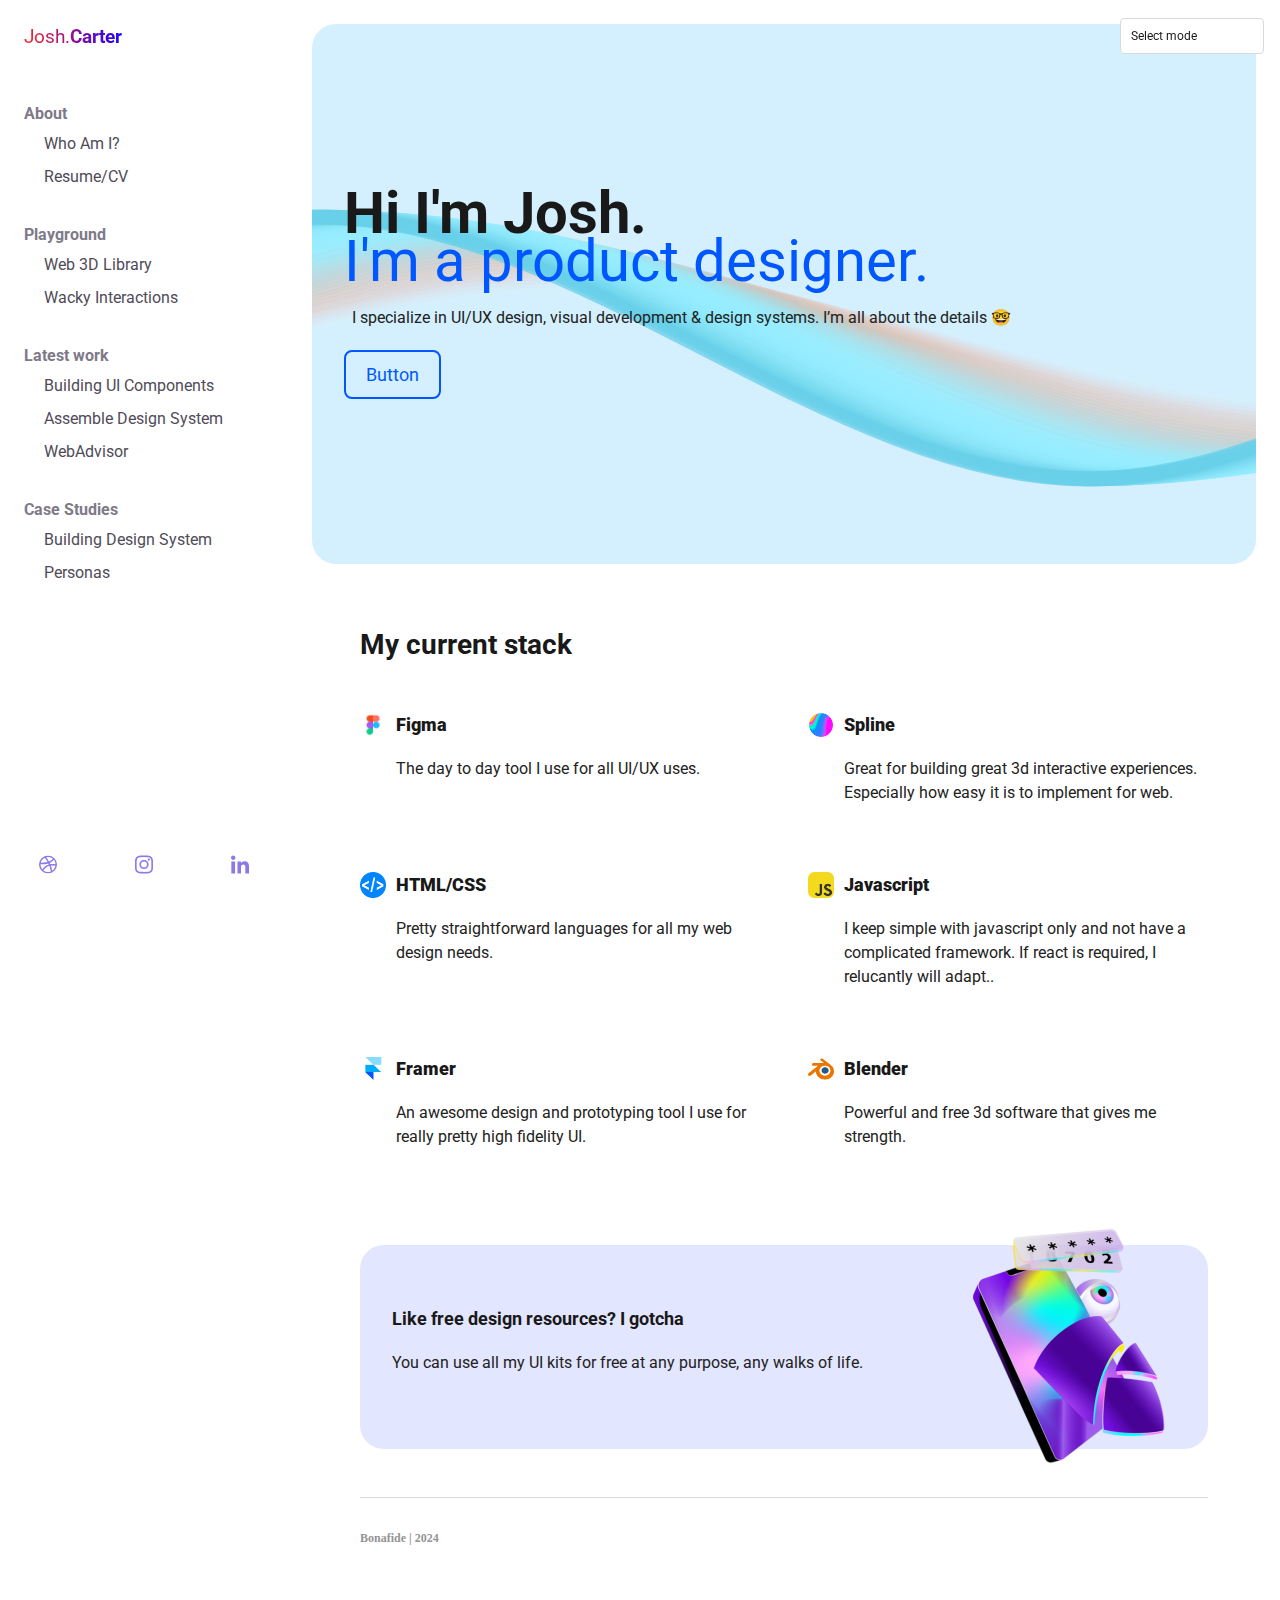
<file: index.html>
<!DOCTYPE html>
<html lang="en">

<head>
    <meta charset="UTF-8">
    <meta name="viewport" content="width=device-width, initial-scale=1.0">
    <meta name="description" content="Product design portfolio space full of UI wonders and a usability haven.">

    <link rel="stylesheet" href="styles/themes/Default-theme.css" id="theme-stylesheet">
    <link rel="stylesheet" href="styles/main.css">
    <link rel="stylesheet" href="styles/sidebar.css">
    <link rel="stylesheet" href="styles/intro.css">
    <link rel="stylesheet" href="styles/buttons.css">
    <link rel="preconnect" href="https://fonts.googleapis.com">
    <link rel="preconnect" href="https://fonts.gstatic.com" crossorigin>

    <title>JC - Greatest themeable site you have ever seen</title>

    <link rel="apple-touch-icon" sizes="180x180" href="assets/favicon/apple-touch-icon.png">
    <link rel="icon" type="image/png" sizes="32x32" href="assets/favicon/favicon-32x32.png">
    <link rel="icon" type="image/png" sizes="16x16" href="assets/favicon/favicon-16x16.png">
    <link rel="manifest" href="assets/favicon/site.webmanifest">
</head>

<body>


    <header-nav></header-nav>


    <div class="wrapper">
        <!-- Sidebar -->
        <div class="sidebar" id="sidebar">
            <sidebar-nav></sidebar-nav>
        </div>

        <div class="contentContainer" id="fade-in">
            <div class="heroSection">

                <div class="heroContainer">
                    <div class="heroContents">
                        <div class="heroDisplaytext"><strong style="color:var(--text-color)">Hi I'm Josh.</strong>
                            <br>I'm a
                            product
                            designer.
                        </div>

                        <p>I specialize in UI/UX design, visual development & design systems. I’m all about the details
                            🤓</p>
                        <a href="#" class="btn">Button</a>
                    </div>
                </div>
            </div>


            <div class="content">
                <div class="stackcontainer">
                    <h2><strong>My current stack</strong></h2>
                    <ul>
                        <li>
                            <div class="stackicon"><img src="assets/figma.png" alt="figma"></div>
                            <div class="stackitem">
                                <h3><strong>Figma</strong></h3>
                                <p>The day to day tool I use for all UI/UX uses.</p>
                            </div>
                        </li>

                        <li>
                            <div class="stackicon"><img src="assets/spline.png" alt="figma"></div>
                            <div class="stackitem">
                                <h3><strong>Spline</strong></h3>
                                <p>Great for building great 3d interactive experiences. Especially how easy it is to
                                    implement for web.</p>
                            </div>
                        </li>

                        <li>
                            <div class="stackicon"><img src="assets/htmlcsslogo.png" alt="figma"></div>
                            <div class="stackitem">
                                <h3><strong>HTML/CSS</strong></h3>
                                <p>Pretty straightforward languages for all my web design needs.</p>
                            </div>
                        </li>

                        <li>
                            <div class="stackicon"><img src="assets/jslogo.png" alt="figma">
                            </div>
                            <div class="stackitem">
                                <h3><strong>Javascript</strong></h3>
                                <p>I keep simple with javascript only and not have a complicated framework. If
                                    react is
                                    required, I relucantly will adapt..</p>
                            </div>
                        </li>

                        <li>
                            <div class="stackicon"><img src="assets/framer.png" alt="figma"></div>
                            <div class="stackitem">
                                <h3><strong>Framer</strong></h3>
                                <p> An awesome design and prototyping tool I use for really pretty high fidelity UI.</p>
                            </div>
                        </li>

                        <li>
                            <div class="stackicon"><img src="assets/blender.png" alt="figma"></div>
                            <div class="stackitem">
                                <h3><strong>Blender</strong></h3>
                                <p>Powerful and free 3d software that gives me strength.</p>
                            </div>
                        </li>
                    </ul>

                </div>
                <div class="promobanner">
                    <div class="promotext">
                        <h3>Like free design resources? I gotcha</h3>

                        <p>You can use all my UI kits for free at any purpose, any walks of life.</p>
                    </div>
                    <div class="promoimage"></div>
                </div>
                <div class="footer">Bonafide | 2024</div>
            </div>

        </div>
    </div>
    </div>
    <script src="scripts/dropdown.js"></script>
    <script src="Components/header.js"></script>
    <script src="Components/sidebar.js"></script>
    <script src="scripts/loading.js"></script>
    <script src="scripts/anime.min.js"></script>



</body>

</html>
</file>
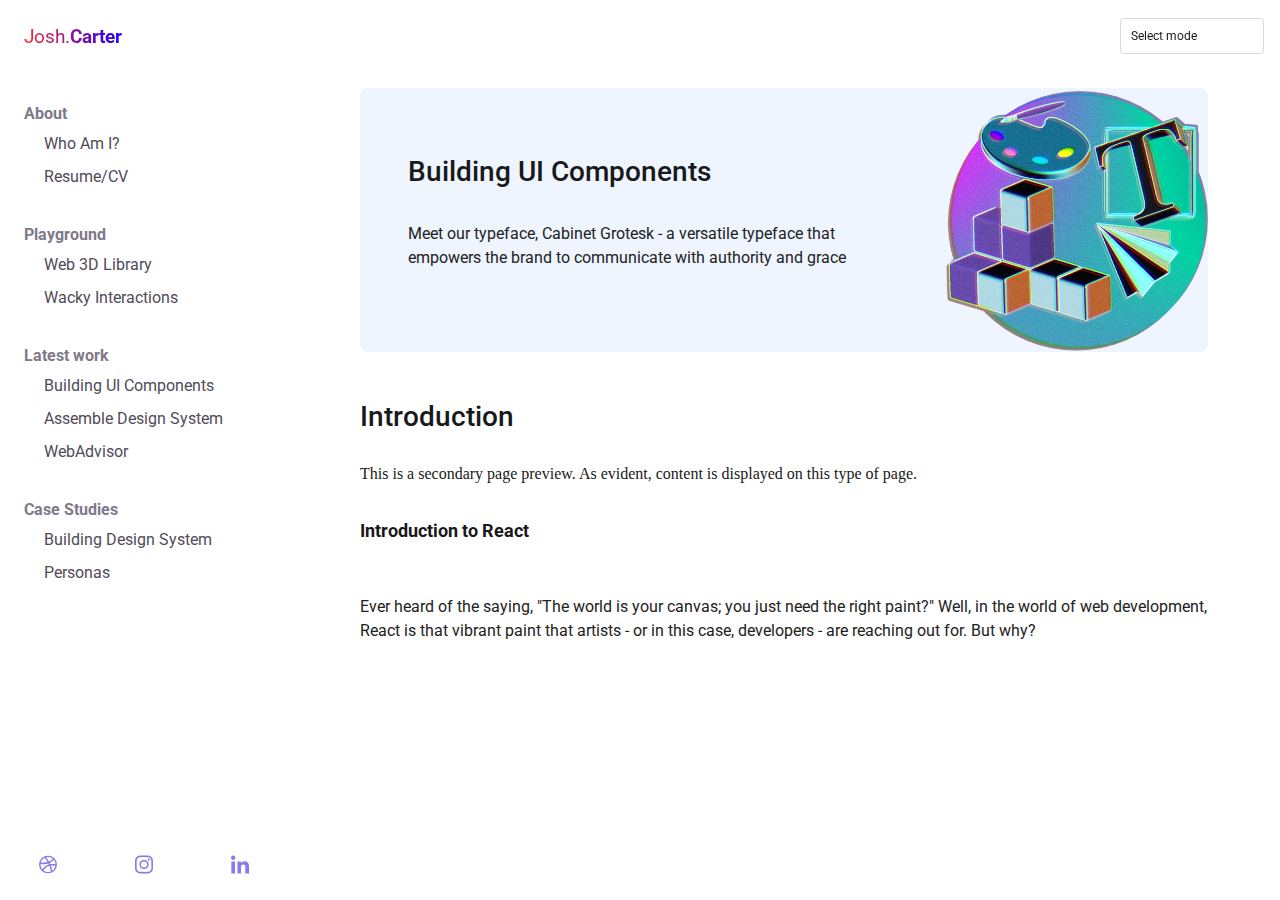
<file: about.html>
<!DOCTYPE html>
<html lang="en">

<head>
    <meta charset="UTF-8">
    <meta name="viewport" content="width=device-width, initial-scale=1.0">
    <link rel="stylesheet" href="styles/themes/Default-theme.css" id="theme-stylesheet">
    <link rel="stylesheet" href="styles/main.css">
    <link rel="stylesheet" href="styles/sidebar.css">
    <link rel="stylesheet" href="styles/intro.css">
    <link rel="preconnect" href="https://fonts.googleapis.com">
    <link rel="preconnect" href="https://fonts.gstatic.com" crossorigin>
    <link
        href="https://fonts.googleapis.com/css2?family=Libre+Franklin:ital,wght@0,200;0,400;0,500;0,600;1,400;1,500;1,600&display=swap"
        rel="stylesheet">

    <title>Bonafide UI - Your friendly UI Resources</title>

    <link rel="apple-touch-icon" sizes="180x180" href="assets/favicon/apple-touch-icon.png">
    <link rel="icon" type="image/png" sizes="32x32" href="assets/favicon/favicon-32x32.png">
    <link rel="icon" type="image/png" sizes="16x16" href="assets/favicon/favicon-16x16.png">
    <link rel="manifest" href="assets/favicon/site.webmanifest">
</head>

<body>

    <header-nav></header-nav>

    <div class="wrapper">
        <!-- Sidebar -->
        <div class="sidebar" id="sidebar">
            <sidebar-nav></sidebar-nav>
        </div>
        <div class="contentContainer">
            <div class="content">
                <div class="workbanner">
                    <div class="bannerText">
                        <h2>Building UI Components</h2><br>
                        <p>Meet our typeface, Cabinet Grotesk - a versatile typeface that empowers the brand to
                            communicate with authority and grace</p>
                    </div>
                    <img src="assets/banner-about.png" alt="banner" width="264px" height="264px">
                </div>
                <div class="blogcontainer">

                    <h2>Introduction</h2>
                    This is a secondary page preview. As evident, content is displayed on this type of page.

                    <h3>Introduction to React</h3>
                    <p>Ever heard of the saying, "The world is your canvas; you just need the right paint?" Well, in the
                        world of web development, React is that vibrant paint that artists - or in this case, developers
                        -
                        are reaching out for. But why?</p>
                </div>
            </div>
        </div>
    </div>
    </div>
    <script src="scripts/dropdown.js"></script>
    <script src="Components/header.js"></script>
    <script src="Components/sidebar.js"></script>
    <script src="scripts/loading.js"></script>
    <script src="scripts/anime.min.js"></script>

</html>
</file>
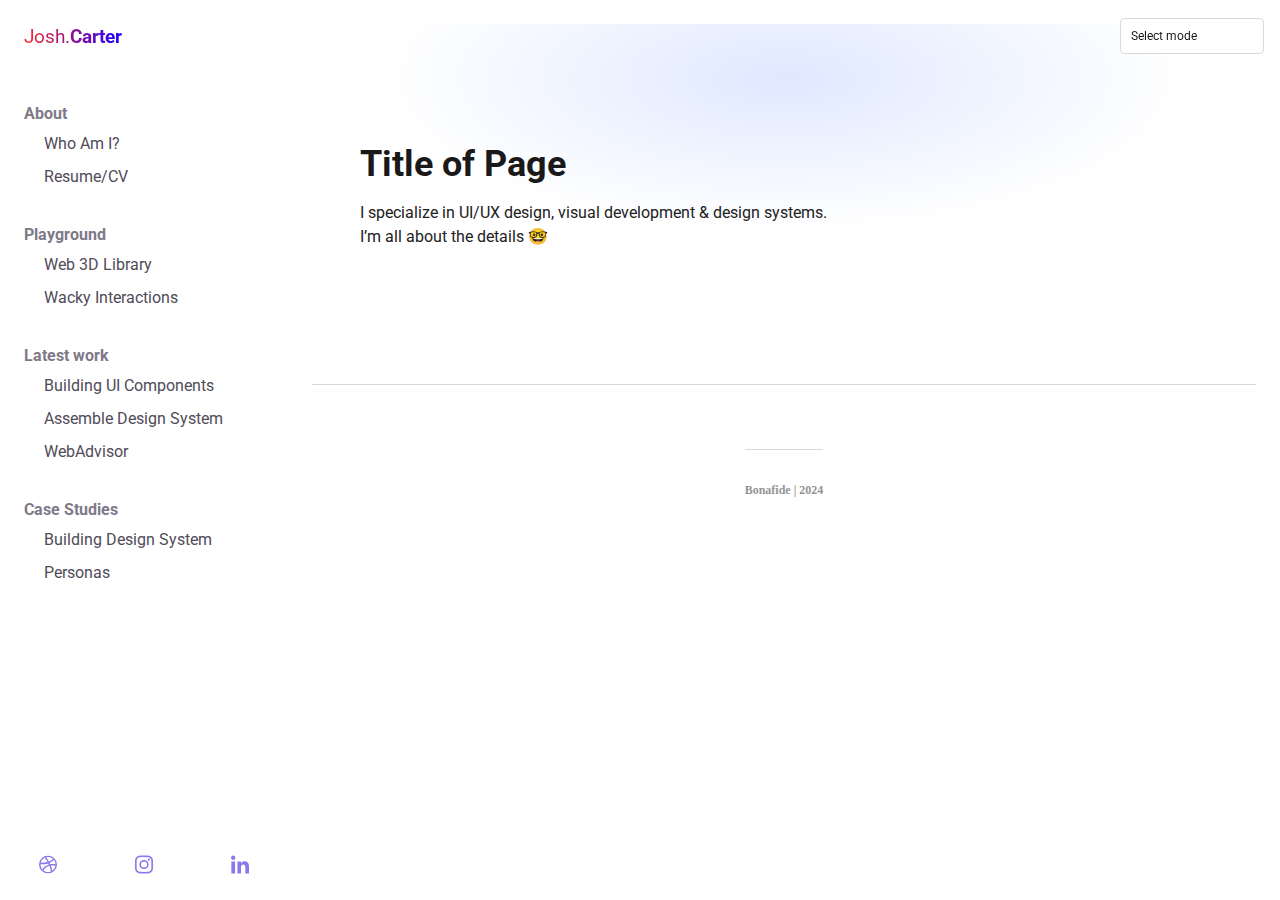
<file: template.html>
<!DOCTYPE html>
<html lang="en">

<head>
    <meta charset="UTF-8">
    <meta name="viewport" content="width=device-width, initial-scale=1.0">

    <link rel="stylesheet" href="styles/themes/Default-theme.css" id="theme-stylesheet">
    <link rel="stylesheet" href="styles/main.css">
    <link rel="stylesheet" href="styles/sidebar.css">
    <link rel="stylesheet" href="styles/intro.css">
    <link rel="stylesheet" href="styles/buttons.css">
    <link rel="preconnect" href="https://fonts.googleapis.com">
    <link rel="preconnect" href="https://fonts.gstatic.com" crossorigin>

    <title>Bonafide UI - Your friendly UI Resources</title>

    <link rel="apple-touch-icon" sizes="180x180" href="assets/favicon/apple-touch-icon.png">
    <link rel="icon" type="image/png" sizes="32x32" href="assets/favicon/favicon-32x32.png">
    <link rel="icon" type="image/png" sizes="16x16" href="assets/favicon/favicon-16x16.png">
    <link rel="manifest" href="assets/favicon/site.webmanifest">
</head>

<body>


    <header-nav></header-nav>


    <div class="wrapper">
        <!-- Sidebar -->
        <div class="sidebar" id="sidebar">
            <sidebar-nav></sidebar-nav>
        </div>

        <div class="contentContainer">
            <div class="topSection">
                <div class="topContainer">
                    <div class="topContents">
                        <h1>Title of Page</h1>
                        <p>I specialize in UI/UX design, visual development & design systems. I’m all about the details
                            🤓</p>

                    </div>
                    <div class="snazzybox">

                    </div>
                </div>
            </div>


            <div class="content">

                <div class="footer">Bonafide | 2024</div>
            </div>

        </div>
    </div>
    </div>

    <script src="scripts/dropdown.js"></script>
    <script src="Components/header.js"></script>
    <script src="Components/sidebar.js"></script>
    <script src="scripts/loading.js"></script>
    <script src="scripts/anime.min.js"></script>

</body>

</html>
</file>
<file: styles/themes/Default-theme.css>
@import url('https://fonts.googleapis.com/css2?family=Amatic+SC:wght@400;700&family=Bayon&family=Bebas+Neue&family=Pixelify+Sans:wght@400..700&family=Press+Start+2P&family=Roboto+Mono:ital,wght@0,100..700;1,100..700&family=Roboto+Serif:ital,opsz,wght@0,8..144,100..900;1,8..144,100..900&family=Roboto:ital,wght@0,100;0,300;0,400;0,500;0,700;0,900;1,100;1,300;1,400;1,500;1,700;1,900&family=Shantell+Sans:ital,wght@0,300..800;1,300..800&family=Silkscreen:wght@400;700&display=swap');

/* Bayon */
/* Bebas Neue */
/* Roboto */
/* Robot Mono */
/* Roboto Serif*/
/* Pixelify Sans */
/* Shantell Sans */
/* Playfair Display */
/* Amatic SC */
/* Press Start 2P */
/* Silkscreen */


:root {
    /* Basic color scheme */
    --bgprimary-color: #fff;
    --bgheader: #ffffffd7;
    --bgsecondary-color: #f7f8ff;
    --bgbanner-color: #EEF5FF;
    --bgradientradial: #DFE8FF;
    --text-color: #19191a;
    --text-color2: #222;
    --border-color: #D9D9D9;
    --NavCategory: #7e7988;
    --NavItem: #504b59;
    --NavHover: #efecff;
    --NavActive: #212a58;
    --Disabled: #949494;
    --PrimaryColor: #0057FF;
    --ActiveColor: #212a58;
    --SocialFooterBg: #e3e6ff;
    --SocialFooterBorder: #000;
    --SocialFooterBorderSize: 0px;
    --SocialIcon: #8d78ea;
    --SocialHoverIcon: #ddd7f7;
    --SecondaryActiveColor: #ded6f4;
    --DisabledSecondary: #D9D9D9;
    --logoPrimaryColor: #ff2424;
    --logoSecondaryColor: #1e00ff;
    --ScrollThumb: #cbcbcb;
    /* Basic color scheme */


    /* Font styling*/
    --IntroTexHighlight: #ffffff90;
    --header-display: "Roboto", sans-serif;
    --header-displaysize: 4.5vw;
    --header-lineheight: 3.75vw;

    --main-font: "Roboto", sans-serif;

    --p-font: "Roboto", sans-serif;
    --p-size: 1rem;

    --navitem-weight: normal;
    --nav-font: "Roboto", sans-serif;
    --navitem-textsize: 16px;

    --navcategorytext: "Roboto", sans-serif;
    --navcategorytextsize: 16px;


    /* Font styling*/

    /* Images and visuals*/
    --hero-backgroundcolor: #d4f0ff;
    --hero-bordercolor: #000;
    --herobordersize: 0px;
    --herocornerradius: 24px;
    --hero-homebanner: url('../assets/ripple-animate.svg');
    --promo-image-intro: url('../assets/default-promo.png');
    --videohero: url('src="assets/boat.mp4"');

    /* Images and visuals*/

    /* Button sizing*/
    --buttonpadding: 12px 20px;
    --buttonborder-radius: 8px;
    --buttonfont-size: 18px;
    --button-border-size: 2px;
    --button-border-color: #0057Ff;


}
</file>
<file: styles/main.css>
html {

    scroll-behavior: smooth;

}

body {
    margin: 0;

    letter-spacing: 0%;
    background-color: var(--bgprimary-color);
    color: var(--text-color);
    scrollbar-width: thin;
    /* "auto" or "thin" */
    scrollbar-color: var(--ScrollThumb);
    /* scroll thumb and track */


}

video {
    width: 100%;
    /* Adjust width as needed */
    height: auto;
    /* Adjust height as needed */
}


#fade-in {
    opacity: 0;
    transition: opacity .5s ease-in-out;
}

#fade-in.loaded {
    opacity: 1;
}


/* Text Styles */
h1 {
    font-size: 2.25rem;
    font-style: normal;
    font-weight: 700;
    font-family: var(--header-display);
    line-height: normal;
    margin: 0;
}

h2 {
    font-size: 1.75rem;
    font-style: normal;
    font-weight: 500;
    font-family: var(--header-display);
    line-height: normal;
    margin: 0;
}

h3 {
    font-size: 1.125rem;
    font-style: normal;
    line-height: 2rem;
    font-family: var(--main-font);
    margin: 0;

}

p {
    color: var(--text-color2);
    line-height: 1.5;
    font-family: var(--p-font);
    font-size: var(--p-size);
}

/* End of Text Styles */


/* Scrollbar */
::-webkit-scrollbar {
    width: 6px;
}

/* Track */
::-webkit-scrollbar-track {
    box-shadow: inset 0 0 0px var(--bgprimary-color);
    background: var(--bgprimary-color);
}

/* Handle */
::-webkit-scrollbar-thumb {
    background: var(--ScrollThumb);
    border-radius: 6px;

}

/* End of Scrollbar */




/* Header */
header {
    color: var(--text-color);
    text-align: center;
    position: fixed;
    width: 100%;
    border-right: 3px solid var(--border-color);
    top: 0;
    padding-right: 4px;
    z-index: 1000;
    display: flex;
    flex-direction: row;
    gap: 4px;
    align-items: center;
    flex-wrap: nowrap;
    justify-content: space-between;
}

.LogoContainer {
    flex-direction: row;
    gap: 16px;
    align-items: center;
    flex-wrap: nowrap;
    display: flex;
    padding: 16px 4px 16px 24px;
}

.LogoContainer a {
    text-decoration: none;
}

.LogoContainer a:hover {
    animation: logo 1s linear 0ms 999 reverse none;
}

@keyframes logo {

    0%,
    100% {
        transform: rotate(0deg);
        transform-origin: 50% 50%;
    }

    10% {
        transform: rotate(8deg);
    }

    20%,
    40%,
    60% {
        transform: rotate(-10deg);
    }

    30%,
    50%,
    70% {
        transform: rotate(10deg);
    }

    80% {
        transform: rotate(-8deg);
    }

    90% {
        transform: rotate(8deg);
    }
}



.logo {
    display: flex;
    align-content: center;
    flex-direction: row;
    align-items: center;
    font-size: 1.2em;
    font-family: var(--header-display);
    background: linear-gradient(to right, var(--logoPrimaryColor), var(--logoSecondaryColor));
    -webkit-background-clip: text;
    background-clip: text;
    color: transparent;
    height: 40px;
}


/* Style for the dropdown container */
.dropdown {
    position: relative;
    display: inline-block;
    margin-right: 16px;

}

/* Style for the button that triggers the dropdown */
.dropdown-btn {
    width: 144px;
    padding: 10px;
    color: var(--text-color);
    border: none;
    font-family: var(--main-font);
    font-size: 12px;
    cursor: pointer;
    display: flex;
    align-items: left;
    border-radius: 0.25rem;
    border: 1px solid var(--border-color);
    background-color: var(--bgprimary-color);
}

/* Style for the dropdown content */
.dropdown-content {
    display: none;
    position: absolute;
    width: 144px;
    border: 1px solid var(--border-color);
    background-color: var(--bgprimary-color);
    box-shadow: 0 8px 16px rgba(0, 0, 0, 0.2);
    z-index: 1;
    margin-top: 8px;
    border-radius: 4px;
}

/* Style for each dropdown item */
.dropdown-item {
    padding: 10px;
    display: block;
    font-size: 12px;
    color: var(--text-color);
    text-decoration: none;
    text-align: left;
    font-family: var(--main-font)
}

/* Hover effect for dropdown items */
.dropdown-item:hover {
    background-color: var(--NavHover);
    animation: fadeIn;
    animation-duration: 400ms;
}

/* Style for the arrow-down icon */
.dropicon {
    margin-left: 8px;

}



.wrapper {
    display: flex;
    flex-direction: row;
    justify-content: flex-start;
}


/* Banner template */
.topSection {
    width: 100%;
    display: flex;
    justify-content: center;
    border-bottom: 1px solid var(--border-color);
    background: radial-gradient(52.98% 52.98% at 50% 14.9%, var(--bgradientradial) 0%, var(--bgradientradial) 0.01%, var(--bgprimary-color) 80.21%);
    height: 360px;
    background-size: cover;
    background-position: center;
}


.topContainer {
    display: flex;
    justify-content: space-between;
    width: 100%;
    flex-direction: row;
    align-items: center;
    padding: 0 48px 0 48px;
    max-width: 1104px;
}

.topContents {
    height: 100%;
    width: 100%;
    display: flex;
    align-items: flex-start;
    flex-direction: column;
    justify-content: center;
}

.topDisplaytext {
    color: var(--PrimaryColor);
    font-family: var(--header-display);
    font-size: 3.5vw;
    font-weight: 200;
}

/* */


/* Menu icon for mobile view */
.menu-icon {
    display: block;
    cursor: pointer;
    top: 15px;
    left: 15px;
    font-size: 24px;
}



/* Content */
.contentContainer {
    margin-left: 288px;
    width: 100%;
    display: flex;
    flex-direction: column;
    align-items: center;
    padding: 24px;
}

.content {
    max-width: 960px;
    padding: 64px 48px;
    display: flex;
    flex-direction: column;
    gap: 3rem;
}

.blogcontainer {
    gap: 2rem;
    display: flex;
    flex-direction: column;

}

.workbanner {
    background: var(--bgbanner-color);
    border-radius: 8px;
    width: 100%;
    max-width: 960px;
    display: flex;
    align-items: center;
    flex-direction: row;

}

.imageSplash {
    width: 264px;
    height: 264px;
    background: #000;
    box-sizing: border-box;
}

.bannerText {
    width: 100%;
    padding: 0 48px 0 48px;

}



.footer {
    width: 100%;
    height: 80px;
    display: flex;
    align-items: center;
    border-top: var(--border-color) solid 1px;
    font-size: 12px;
    font-weight: 600;
    color: var(--Disabled);

}



/* Responsive Design */
@media screen and (max-width: 760px) {
    .menu-icon {
        display: block;
    }

    .contentContainer {
        margin-left: 0px;
        padding: 72px 24px 24px 24px;
    }

    header {
        border: 0px solid #fff;
        box-shadow: 0px 4px 24px 0px rgba(0, 0, 0, 0.0);
        background-color: var(--bgheader);
        backdrop-filter: blur(8px);

    }
}

@media screen and (min-width: 761px) {

    .menu-icon {
        display: none;
    }
}



@media screen and (min-width: 1400px) {
    .topDisplaytext {
        font-size: 52px;
    }
}

/* Responsive Design */
@media screen and (max-width: 1104px) {
    .topContainer {
        flex-direction: column;
    }

    .topContents {
        align-items: center;
        text-align: center;
    }

    .topDisplaytext {
        font-size: 40px;

    }

    .topContainer {
        padding: 48px;
    }

}

@media screen and (max-width: 480px) {

    .topSection {
        height: 100vh;
        align-items: center;
    }

    .topSection {
        height: 100vh;
        align-items: center;
    }

    .topContents {
        justify-content: flex-start;
    }

    .content {
        padding: 48px 0 0 0;
    }

}
</file>
<file: styles/sidebar.css>
/* Sidebar */
.sidebar {
    display: block;
    position: fixed;
    background-color: var(--bgprimary-color);
    overflow-x: hidden;
    height: 100%;


}

.sidebarContainer {
    display: flex;
    align-content: flex-start;
    justify-content: space-between;
    flex-direction: column;
    flex-wrap: nowrap;
    height: 100%;
    width: 288px;
}

.nav {
    margin-top: 72px;
    overflow: scroll;
    height: 100%;
    margin-bottom: 72px;
    overflow-x: hidden;

    /* Hide horizontal scrollbar */
}


.nav ul {
    display: flex;
    flex-direction: column;
    align-items: flex-start;
    align-self: stretch;
    list-style-type: none;
    padding: 0;
    margin: 32px 24px 32px 24px;
}

.nav li {
    align-self: stretch;
    display: block;


}

.nav li strong {
    margin-bottom: 4px;
    display: block;
    color: var(--NavCategory);
    font-size: var(--navcategorytextsize);
    font-family: var(--navcategorytext);
}

.nav li a {
    padding: 0.4375rem 0.5rem 0.4375rem 1.25rem;
    text-decoration: none;
    color: var(--NavItem);
    border-radius: 4px;
    display: block;
    font-family: var(--nav-font);
    font-size: var(--navitem-textsize);

}


.nav li a:not(:active):not(:focus):hover {
    /* Disable the previous animation on hover */
    background-color: var(--NavHover);
    animation: fade-in-bg 0.25s ease;
}


@keyframes fade-in-bg {
    0% {
        background-color: var(--bgprimary-color);
    }

    100% {
        background-color: var(--NavHover);
    }
}

@keyframes fade-in-reverse {

    0% {
        background-color: var(--bgprimary-color);
    }

    100% {
        background-color: var(--NavHover);
    }


}


.nav li a:active {
    background-color: var(--SecondaryActiveColor);
    color: var(--NavActive);
    font-weight: bold;
    animation: none;
}

.nav li a:focus {
    background-color: var(--SecondaryActiveColor);
    color: var(--NavActive);
    font-weight: bold;
}


.socialfooter {
    display: flex;
    height: 72px;
    justify-content: space-around;
    align-items: center;
    position: absolute;
    bottom: 0px;
    width: 100%;
}

.socialfooter a {
    padding: 8px;
}

.socialfooter a:hover {
    background-color: var(--SocialHoverIcon);
    border-radius: 48px;
}

.socialicon {
    content: '';
    display: block;
    height: 24px;
    width: 24px;
    display: flex;
    justify-content: center;
    align-items: center;

}

.socialicon svg {
    fill: var(--SocialIcon);
}



@media screen and (max-width: 760px) {
    .sidebar {
        display: none;

        height: 100%;
        width: 100%;
        position: fixed;
        top: 0;
        left: 0;
        z-index: 1;
    }

    .sidebarContainer {
        width: 100%;
    }

    .sidebar a {
        padding: 16px;
        text-decoration: none;
        font-size: 18px;
        color: #818181;
        display: block;
    }

    .nav {
        background-color: var(--bgsecondary-color);
    }

    .nav ul {
        margin: 40px 24px 40px 24px;
    }

    .nav li {
        text-align: center;
    }

    .nav li strong {
        text-align: center;
    }

    .nav li a {
        animation: none;
    }

    .nav li a:hover {
        animation: none;
    }
}


@media screen and (min-width: 761px) {
    .sidebar {
        display: block !important;

    }
}
</file>
<file: styles/intro.css>
.heroSection {
    width: 100%;
    display: flex;
    justify-content: flex-start;
    background-image: var(--hero-homebanner);
    border-radius: var(--herocornerradius);
    background-color: var(--hero-backgroundcolor);
    height: 60vh;
    flex-wrap: wrap;
    align-content: center;
    border: solid var(--hero-bordercolor) var(--herobordersize);
}

.heroContainer {
    display: flex;
    justify-content: space-between;
    width: 100%;
    flex-direction: row;
    align-items: flex-start;
    padding: 48px 32px;
    gap: 16px;
    max-width: 1104px;
}

.heroContents {
    height: 100%;
    width: 100%;
    display: flex;
    align-items: flex-start;
    flex-direction: column;
    justify-content: center;
}

.heroDisplaytext {
    color: var(--PrimaryColor);
    font-family: var(--header-display);
    font-size: var(--header-displaysize);
    line-height: var(--header-lineheight);

}

.heroContents p {
    font-size: 1.25vw;
    line-height: 1.25vw;
    padding: 8px;
    font-family: var(--p-font)
}


.snazzybox {
    width: 80%;
    height: auto;
    border-radius: 48px;

}

.snazzybox img {
    width: 100%;
    height: auto;
    max-height: 600px;
    max-width: 600px;

}

.stackcontainer {
    max-width: 968px;
    margin: 0;
    padding: 0;
}

.promobanner {
    border-radius: 1.5rem;
    background: var(--SocialFooterBg);
    border: solid var(--SocialFooterBorder) var(--SocialFooterBorderSize);
    display: flex;
    flex-direction: row;
    align-items: center;
    justify-content: space-between;
    padding: 2rem;
    height: 140px;
}

.promotext {
    display: flex;
    flex-direction: column;
    align-items: flex-start;

}

.promoimage {
    width: 210px;
    background: var(--promo-image-intro);
    height: 245px;
    background-position: center;
    background-size: cover;
    right: 7rem;

}

.stackcontainer ul {
    display: flex;
    align-items: flex-start;
    align-content: flex-start;
    gap: 3rem;
    justify-content: space-between;
    flex-wrap: wrap;
    padding: 5rem 0 2rem 0;
    margin: 0;
    padding-top: 3rem;

}

.stackcontainer li {
    display: flex;
    min-width: 20rem;
    max-width: 26rem;
    align-items: flex-start;
    gap: 0.625rem;
    flex: 1 0 0;
}

.stackitem {
    width: 100%;
    display: flex;
    flex-direction: column;
}

.stackicon {
    width: 1.75rem;
    height: 1.75rem;
}

.stackicon img {
    width: 100%;
    padding-top: 3px;
}

#bg-wrap {
    position: absolute;
}




/* Responsive Design */
@media screen and (max-width: 1104px) {

    .heroContainer {
        flex-direction: column;
        padding: 48px;
    }

    .heroContents {
        align-items: center;
        text-align: center;
    }

    .heroDisplaytext {
        font-size: 40px;
        line-height: normal;

    }

    .snazzybox {
        width: 100%;
        display: flex;
        justify-content: center;
    }


    .stackcontainer h2 {
        text-align: center;
    }

    .stackcontainer ul {
        justify-content: center;
    }

    .promobanner {
        flex-direction: column-reverse;
        gap: 1rem;
        height: auto;

    }

    .promoimage {
        width: 160px;
        height: 200px;
    }

    .promotext {
        display: flex;
        flex-direction: column;
        align-items: center;
        width: 100%;
    }

    .promotext h3 {
        text-align: center;
    }

    .promotext p {
        text-align: center;
    }

    .heroContents p {
        font-size: 16px;
        line-height: 24px;
        padding: 8px;
    }

}


@media screen and (max-width: 480px) {

    .heroSection {
        height: 88vh;
        align-items: center;
        background-repeat: no-repeat;
        background-size: 80vh;
        background-position: center;

    }

    .heroContents {
        justify-content: flex-start;
    }

    .promobanner img {
        width: 100px;
    }

    .stackcontainer li {
        min-width: 12rem;
    }

    .snazzybox {

        display: flex;
        justify-content: center;
    }
}
</file>
<file: styles/buttons.css>
.btn {
    display: inline-block;
    padding: var(--buttonpadding);
    border: 2px solid var(--PrimaryColor);
    /* Green border color */
    color: var(--PrimaryColor);
    /* Green text color */
    text-align: center;
    text-decoration: none;
    border-radius: var(--buttonborder-radius);
    font-size: var(--buttonfont-size);
    cursor: pointer;
    font-family: var(--main-font);
    transition: background-color 0.15s, color 0.15s, border-color 0.15s;
    border: solid var(--button-border-size) var(--button-border-color);
}

/* Hover effect */
.btn:hover {
    background-color: var(--PrimaryColor);
    /* Green background color */
    color: var(--bgprimary-color);


    /* White text color */
}

.btn:active {
    background-color: var(--ActiveColor);
    /* Green background color */
    color: var(--bgprimary-color);
    /* White text color */
}
</file>
